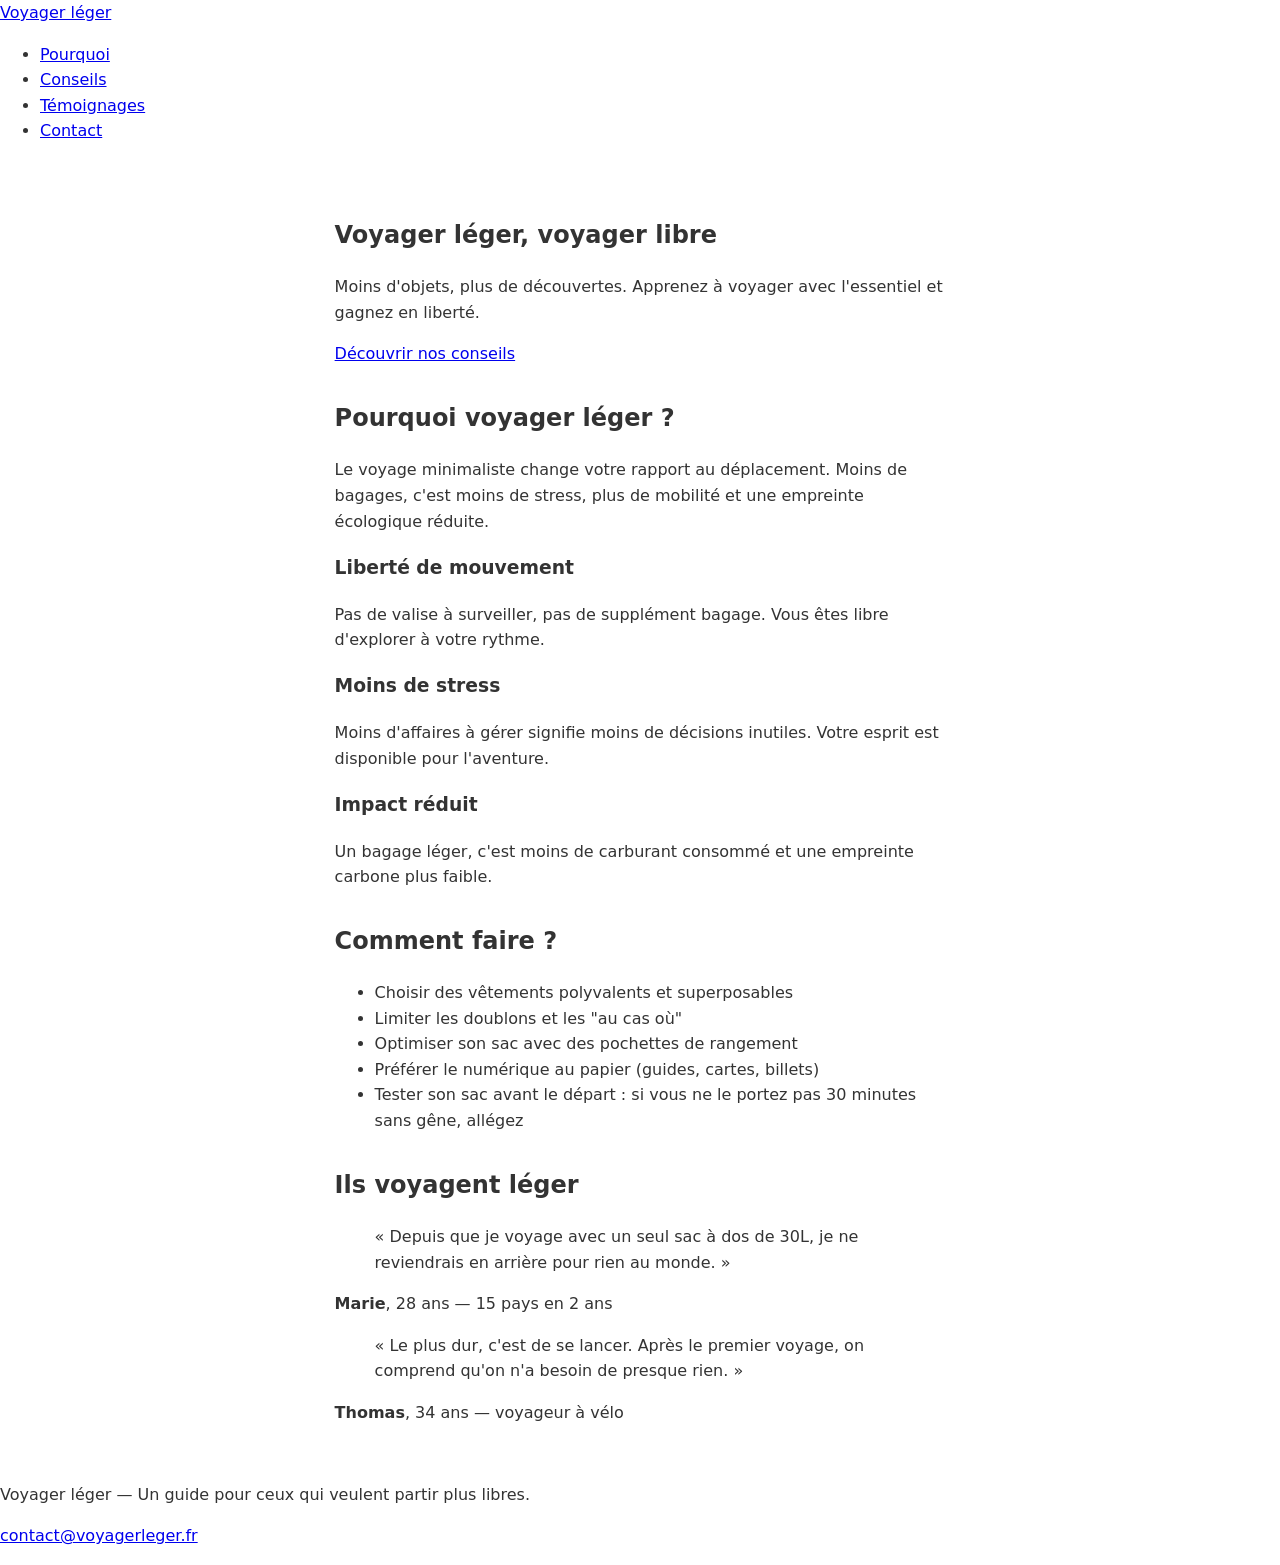
<file: R1.12_TD2/index.html>
<!DOCTYPE html>
<!-- saved from url=(0084)https://moodle2025.uca.fr/pluginfile.php/684872/mod_resource/content/1/TD2_HTML.html -->
<html lang="fr"><head><meta http-equiv="Content-Type" content="text/html; charset=UTF-8">
  
  <meta name="viewport" content="width=device-width, initial-scale=1.0">
  <title>Voyager léger — Guide du voyage minimaliste</title>
  <link rel="stylesheet" href="style.css">
</head>
<body>

  <header>
    <nav>
      <a href="https://moodle2025.uca.fr/pluginfile.php/684872/mod_resource/content/1/TD2_HTML.html#" class="logo">Voyager léger</a>
      <ul>
        <li><a href="https://moodle2025.uca.fr/pluginfile.php/684872/mod_resource/content/1/TD2_HTML.html#pourquoi">Pourquoi</a></li>
        <li><a href="https://moodle2025.uca.fr/pluginfile.php/684872/mod_resource/content/1/TD2_HTML.html#conseils">Conseils</a></li>
        <li><a href="https://moodle2025.uca.fr/pluginfile.php/684872/mod_resource/content/1/TD2_HTML.html#temoignages">Témoignages</a></li>
        <li><a href="https://moodle2025.uca.fr/pluginfile.php/684872/mod_resource/content/1/TD2_HTML.html#contact">Contact</a></li>
      </ul>
    </nav>
  </header>

  <main>

    <section class="hero">
      <h1>Voyager léger, voyager libre</h1>
      <p>Moins d'objets, plus de découvertes. Apprenez à voyager avec l'essentiel et gagnez en liberté.</p>
      <a href="https://moodle2025.uca.fr/pluginfile.php/684872/mod_resource/content/1/TD2_HTML.html#conseils">Découvrir nos conseils</a>
    </section>

    <section id="pourquoi">
      <h2>Pourquoi voyager léger ?</h2>
      <p>Le voyage minimaliste change votre rapport au déplacement. Moins de bagages, c'est moins de stress, plus de mobilité et une empreinte écologique réduite.</p>

      <article>
        <h3>Liberté de mouvement</h3>
        <p>Pas de valise à surveiller, pas de supplément bagage. Vous êtes libre d'explorer à votre rythme.</p>
      </article>

      <article>
        <h3>Moins de stress</h3>
        <p>Moins d'affaires à gérer signifie moins de décisions inutiles. Votre esprit est disponible pour l'aventure.</p>
      </article>

      <article>
        <h3>Impact réduit</h3>
        <p>Un bagage léger, c'est moins de carburant consommé et une empreinte carbone plus faible.</p>
      </article>
    </section>

    <section id="conseils">
      <h2>Comment faire ?</h2>
      <ul>
        <li>Choisir des vêtements polyvalents et superposables</li>
        <li>Limiter les doublons et les "au cas où"</li>
        <li>Optimiser son sac avec des pochettes de rangement</li>
        <li>Préférer le numérique au papier (guides, cartes, billets)</li>
        <li>Tester son sac avant le départ : si vous ne le portez pas 30 minutes sans gêne, allégez</li>
      </ul>
    </section>

    <section id="temoignages">
      <h2>Ils voyagent léger</h2>

      <article>
        <blockquote>
          <p>« Depuis que je voyage avec un seul sac à dos de 30L, je ne reviendrais en arrière pour rien au monde. »</p>
        </blockquote>
        <p><strong>Marie</strong>, 28 ans — 15 pays en 2 ans</p>
      </article>

      <article>
        <blockquote>
          <p>« Le plus dur, c'est de se lancer. Après le premier voyage, on comprend qu'on n'a besoin de presque rien. »</p>
        </blockquote>
        <p><strong>Thomas</strong>, 34 ans — voyageur à vélo</p>
      </article>
    </section>

  </main>

  <footer id="contact">
    <p>Voyager léger — Un guide pour ceux qui veulent partir plus libres.</p>
    <p><a href="mailto:contact@voyagerleger.fr">contact@voyagerleger.fr</a></p>
  </footer>



</body></html>
</file>
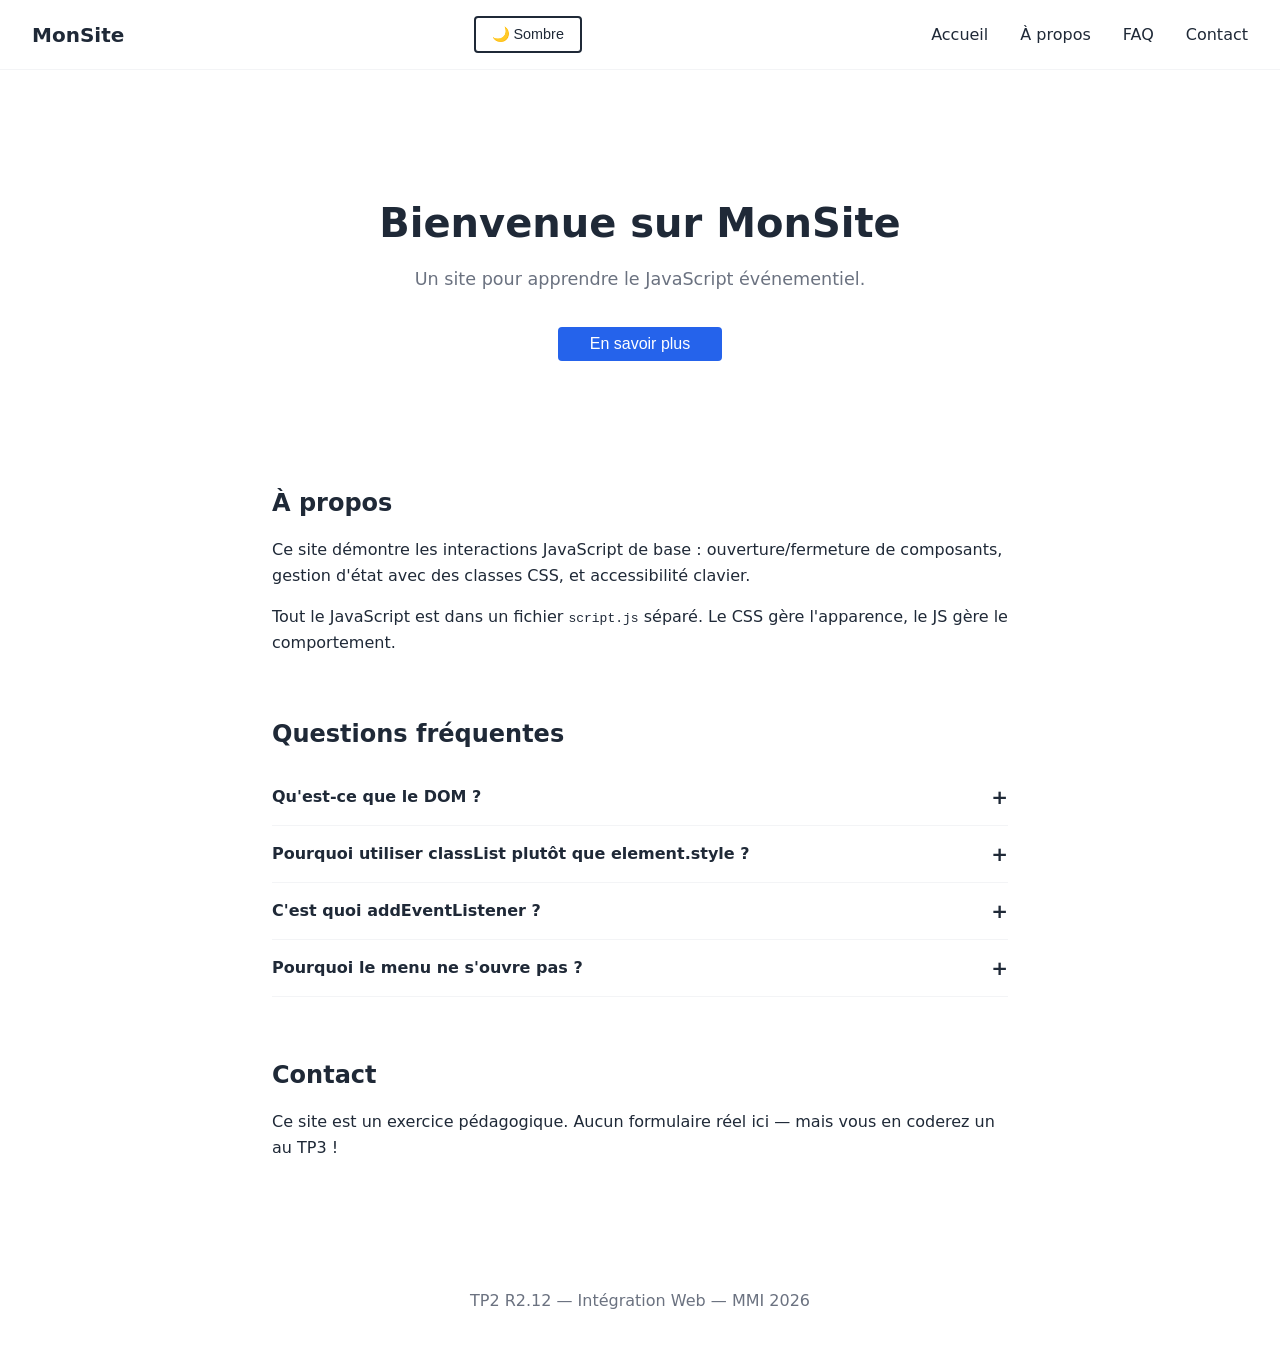
<file: R1.12_TP2_MARZIO_Lila/index.html>
<!DOCTYPE html>
<html lang="fr">
<head>
  <meta charset="UTF-8">
  <meta name="viewport" content="width=device-width, initial-scale=1.0">
  <title>TP2 — JavaScript événementiel</title>
 <link rel="stylesheet" href="style.css">
</head>
<body>

  <!-- ================================
       HEADER + NAVIGATION
       ================================ -->
  <header>
    <a href="#" class="logo">MonSite</a>
    <div class="header-right">
      <button id="theme-toggle">🌙 Sombre</button>
      <button class="menu-btn" aria-expanded="false">☰</button>
    </div>
    <nav class="menu">
      <ul>
        <li><a href="#accueil">Accueil</a></li>
        <li><a href="#apropos">À propos</a></li>
        <li><a href="#faq">FAQ</a></li>
        <li><a href="#contact">Contact</a></li>
      </ul>
    </nav>
  </header>

  <main>

    <!-- ================================
         HERO + BOUTON MODALE
         ================================ -->
    <section id="accueil" class="hero">
      <h1>Bienvenue sur MonSite</h1>
      <p>Un site pour apprendre le JavaScript événementiel.</p>
      <button class="modal-open">En savoir plus</button>
    </section>

    <!-- ================================
         MODALE
         ================================ -->
    <div class="modal" aria-hidden="true">
      <div class="modal-content">
        <button class="modal-close">✕</button>
        <h2>À propos de ce site</h2>
        <p>Ce site est un exercice du TP2 R2.12. Il sert de support pour apprendre à manipuler le DOM avec JavaScript.</p>
        <p>Vous allez coder le menu burger, cette modale, et l'accordéon FAQ en JavaScript pur.</p>
      </div>
    </div>

    <!-- ================================
         SECTION À PROPOS
         ================================ -->
    <section id="apropos">
      <h2>À propos</h2>
      <p>Ce site démontre les interactions JavaScript de base : ouverture/fermeture de composants, gestion d'état avec des classes CSS, et accessibilité clavier.</p>
      <p>Tout le JavaScript est dans un fichier <code>script.js</code> séparé. Le CSS gère l'apparence, le JS gère le comportement.</p>
    </section>

    <!-- ================================
         ACCORDÉON FAQ
         ================================ -->
    <section id="faq">
      <h2>Questions fréquentes</h2>

      <div class="faq-item">
        <button class="faq-question">Qu'est-ce que le DOM ?</button>
        <div class="faq-answer">
          <p>Le DOM (Document Object Model) est la représentation de la page Web en mémoire. JavaScript peut le lire et le modifier pour créer des interactions.</p>
        </div>
      </div>

      <div class="faq-item">
        <button class="faq-question">Pourquoi utiliser classList plutôt que element.style ?</button>
        <div class="faq-answer">
          <p>Parce que le JavaScript gère le comportement et le CSS gère l'apparence. En utilisant classList, on garde chaque responsabilité à sa place.</p>
        </div>
      </div>

      <div class="faq-item">
        <button class="faq-question">C'est quoi addEventListener ?</button>
        <div class="faq-answer">
          <p>C'est la méthode qui permet de dire au navigateur : "quand tel événement arrive sur cet élément, exécute ce code". C'est le cœur du JavaScript événementiel.</p>
        </div>
      </div>

      <div class="faq-item">
        <button class="faq-question">Pourquoi le menu ne s'ouvre pas ?</button>
        <div class="faq-answer">
          <p>Probablement parce que le fichier script.js n'est pas encore lié, ou parce que le JavaScript n'est pas encore écrit. C'est votre mission !</p>
        </div>
      </div>
    </section>

    <!-- ================================
         CONTACT
         ================================ -->
    <section id="contact">
      <h2>Contact</h2>
      <p>Ce site est un exercice pédagogique. Aucun formulaire réel ici — mais vous en coderez un au TP3 !</p>
    </section>

  </main>

  <footer>
    <p style="text-align: center; padding: 1rem; color: var(--color-text-light);">TP2 R2.12 — Intégration Web — MMI 2026</p>
  </footer>

<script src="script.js"></script>

</body>
</html>
</file>
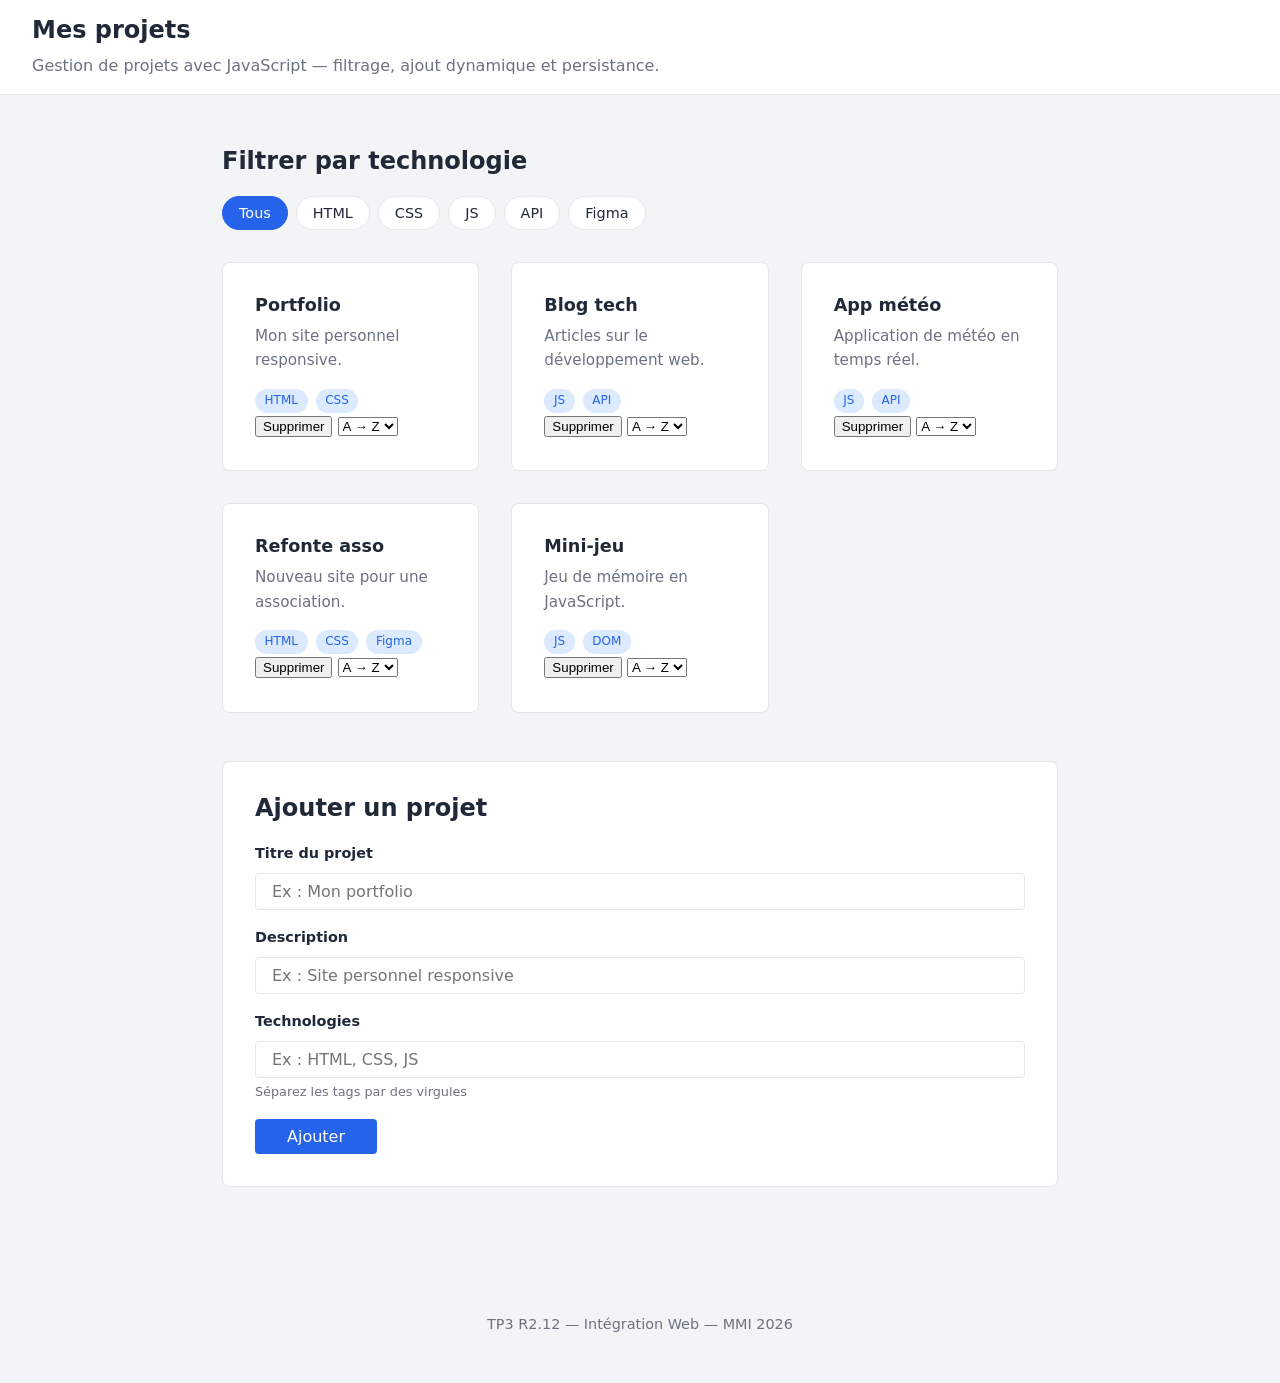
<file: TP3_MARZIO_Lila/index.html>
<!DOCTYPE html>
<html lang="fr">
<head>
  <meta charset="UTF-8">
  <meta name="viewport" content="width=device-width, initial-scale=1.0">
  <title>TP3 — JavaScript + données</title>
  <style>
    /* ================================
       VARIABLES
       ================================ */
    :root {
      --color-primary: #2563eb;
      --color-primary-light: #dbeafe;
      --color-text: #1f2937;
      --color-text-light: #6b7280;
      --color-bg: #ffffff;
      --color-bg-alt: #f3f4f6;
      --color-border: #e5e7eb;
      --color-error: #dc2626;
      --color-success: #059669;
      --font-base: system-ui, -apple-system, sans-serif;
      --space-sm: 0.5rem;
      --space-md: 1rem;
      --space-lg: 2rem;
      --space-xl: 3rem;
      --radius: 0.5rem;
    }

    /* ================================
       BASE
       ================================ */
    *, *::before, *::after {
      box-sizing: border-box;
    }

    body {
      font-family: var(--font-base);
      line-height: 1.6;
      color: var(--color-text);
      background-color: var(--color-bg-alt);
      margin: 0;
    }

    h1, h2, h3 { line-height: 1.2; }

    /* ================================
       LAYOUT
       ================================ */
    header {
      background: var(--color-bg);
      border-bottom: 1px solid var(--color-border);
      padding: var(--space-md) var(--space-lg);
    }

    header h1 {
      margin: 0;
      font-size: 1.5rem;
    }

    header p {
      margin: var(--space-sm) 0 0;
      color: var(--color-text-light);
    }

    main {
      max-width: 900px;
      margin: 0 auto;
      padding: var(--space-lg);
    }

    section {
      margin-bottom: var(--space-xl);
    }

    /* ================================
       FILTRES
       ================================ */
    .filtres {
      display: flex;
      flex-wrap: wrap;
      gap: var(--space-sm);
      margin-bottom: var(--space-lg);
    }

    .filtre {
      background: var(--color-bg);
      border: 1px solid var(--color-border);
      border-radius: 2rem;
      padding: var(--space-sm) var(--space-md);
      font-size: 0.9rem;
      cursor: pointer;
      color: var(--color-text);
      font-family: var(--font-base);
      transition: background-color 0.2s, border-color 0.2s;
    }

    .filtre:hover {
      border-color: var(--color-primary);
    }

    .filtre.active {
      background-color: var(--color-primary);
      color: white;
      border-color: var(--color-primary);
    }

    /* ================================
       GRILLE DE PROJETS
       ================================ */
    #projets-liste {
      display: grid;
      grid-template-columns: repeat(auto-fit, minmax(250px, 1fr));
      gap: var(--space-lg);
      min-height: 100px;
    }

    /* Style des cartes (générées en JS) */
    .carte {
      background: var(--color-bg);
      border: 1px solid var(--color-border);
      border-radius: var(--radius);
      padding: var(--space-lg);
      transition: transform 0.2s, box-shadow 0.2s;
    }

    .carte:hover {
      transform: translateY(-2px);
      box-shadow: 0 4px 12px rgba(0, 0, 0, 0.08);
    }

    .carte h3 {
      margin: 0 0 var(--space-sm);
      font-size: 1.1rem;
    }

    .carte p {
      margin: 0 0 var(--space-md);
      color: var(--color-text-light);
      font-size: 0.95rem;
    }

    .tags {
      display: flex;
      flex-wrap: wrap;
      gap: var(--space-sm);
    }

    .tag {
      display: inline-block;
      font-size: 0.75rem;
      background: var(--color-primary-light);
      color: var(--color-primary);
      padding: 0.15rem 0.6rem;
      border-radius: 1rem;
      font-weight: 500;
    }

    /* ================================
       MESSAGES D'ÉTAT
       ================================ */
    .loading {
      text-align: center;
      color: var(--color-text-light);
      padding: var(--space-xl);
      grid-column: 1 / -1;
    }

    .error {
      text-align: center;
      color: var(--color-error);
      padding: var(--space-xl);
      grid-column: 1 / -1;
    }

    .vide {
      text-align: center;
      color: var(--color-text-light);
      padding: var(--space-xl);
      grid-column: 1 / -1;
    }

    /* ================================
       FORMULAIRE D'AJOUT
       ================================ */
    #form-ajout {
      background: var(--color-bg);
      border: 1px solid var(--color-border);
      border-radius: var(--radius);
      padding: var(--space-lg);
    }

    #form-ajout h2 {
      margin-top: 0;
    }

    .form-group {
      margin-bottom: var(--space-md);
    }

    .form-group label {
      display: block;
      font-weight: 600;
      margin-bottom: var(--space-sm);
      font-size: 0.9rem;
    }

    .form-group input {
      width: 100%;
      padding: var(--space-sm) var(--space-md);
      border: 1px solid var(--color-border);
      border-radius: 0.25rem;
      font-size: 1rem;
      font-family: var(--font-base);
      color: var(--color-text);
      background: var(--color-bg);
    }

    .form-group input:focus {
      outline: 2px solid var(--color-primary);
      outline-offset: 1px;
      border-color: var(--color-primary);
    }

    .form-group small {
      display: block;
      margin-top: 0.25rem;
      color: var(--color-text-light);
      font-size: 0.8rem;
    }

    #form-ajout button[type="submit"] {
      background-color: var(--color-primary);
      color: white;
      border: none;
      padding: var(--space-sm) var(--space-lg);
      border-radius: 0.25rem;
      font-size: 1rem;
      cursor: pointer;
      font-family: var(--font-base);
    }

    #form-ajout button[type="submit"]:hover {
      opacity: 0.9;
    }

    /* ================================
       COMPTEUR
       ================================ */
    .compteur {
      text-align: right;
      color: var(--color-text-light);
      font-size: 0.9rem;
      margin-bottom: var(--space-sm);
    }

    /* ================================
       FOOTER
       ================================ */
    footer {
      text-align: center;
      padding: var(--space-lg);
      color: var(--color-text-light);
      font-size: 0.9rem;
    }

    /* ================================
       FOCUS VISIBLE
       ================================ */
    :focus-visible {
      outline: 2px solid var(--color-primary);
      outline-offset: 2px;
    }

    /* ================================
       RESPONSIVE
       ================================ */
    @media (max-width: 600px) {
      main {
        padding: var(--space-md);
      }

      #projets-liste {
        grid-template-columns: 1fr;
      }
    }
  </style>
</head>
<body>

  <!-- ================================
       HEADER
       ================================ -->
  <header>
    <h1>Mes projets</h1>
    <p>Gestion de projets avec JavaScript — filtrage, ajout dynamique et persistance.</p>
  </header>

  <main>

    <!-- ================================
         FILTRES
         ================================ -->
    <section>
      <h2>Filtrer par technologie</h2>
      <div class="filtres">
        <button class="filtre active" data-tag="tous">Tous</button>
        <button class="filtre" data-tag="HTML">HTML</button>
        <button class="filtre" data-tag="CSS">CSS</button>
        <button class="filtre" data-tag="JS">JS</button>
        <button class="filtre" data-tag="API">API</button>
        <button class="filtre" data-tag="Figma">Figma</button>
      </div>

      <!-- Compteur de résultats -->
      <p class="compteur" aria-live="polite"></p>

      <!-- Conteneur des cartes (généré en JS) -->
      <div id="projets-liste">
        <p class="vide">Chargement des projets...</p>
      </div>
    </section>

    <!-- ================================
         FORMULAIRE D'AJOUT
         ================================ -->
    <section>
      <form id="form-ajout">
        <h2>Ajouter un projet</h2>

        <div class="form-group">
          <label for="input-titre">Titre du projet</label>
          <input type="text" id="input-titre" placeholder="Ex : Mon portfolio" required>
        </div>

        <div class="form-group">
          <label for="input-desc">Description</label>
          <input type="text" id="input-desc" placeholder="Ex : Site personnel responsive" required>
        </div>

        <div class="form-group">
          <label for="input-tags">Technologies</label>
          <input type="text" id="input-tags" placeholder="Ex : HTML, CSS, JS">
          <small>Séparez les tags par des virgules</small>
        </div>

        <button type="submit">Ajouter</button>
      </form>
    </section>

  </main>

  <footer>
    <p>TP3 R2.12 — Intégration Web — MMI 2026</p>
  </footer>

  <script src="script.js"></script>

</body>
</html>
</file>
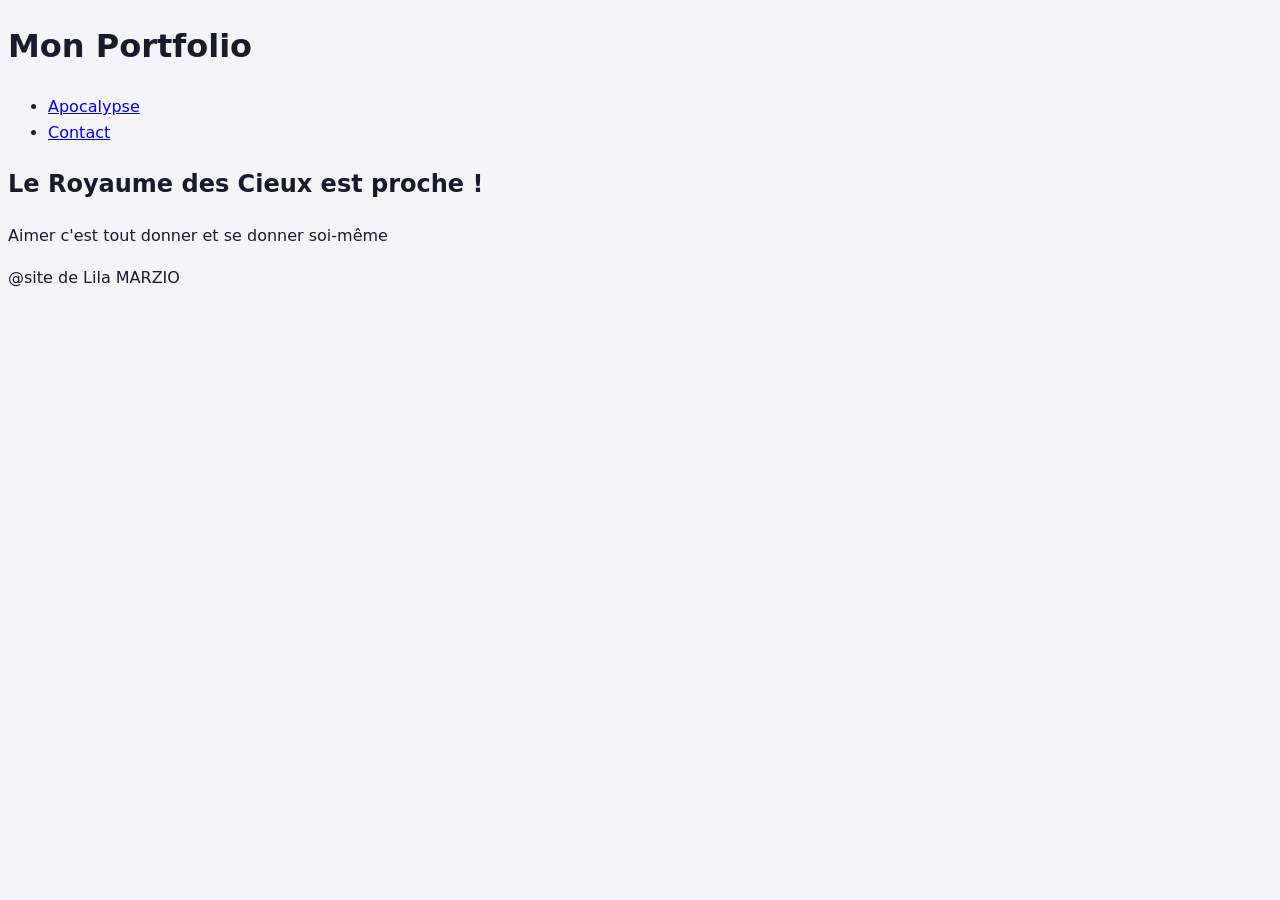
<file: TP5_MARZIO_Lila/index.html>
<!DOCTYPE html>
<html lang="fr">
<head>
  <meta charset="UTF-8">
  <meta name="viewport" content="width=device-width, initial-scale=1.0">
  <title>Mon projet</title>
  <link rel="stylesheet" href="style.css">
</head>

<body>
  <header>
    <h1>Mon Portfolio</h1>
    <nav>
      <ul>
        <li><a href="#apocalypse">Apocalypse</a></li>
        <li><a href="#contact">Contact</a></li>
      </ul>
    </nav>
  </header>
  <main>
    <section id="...">
      <h2>Le Royaume des Cieux est proche !</h2>
      <p>Aimer c'est tout donner et se donner soi-même</p>
    </section>
  </main>
  <footer>@site de Lila MARZIO</footer>
  <script src="script.js"></script>
</body>
</html>
</file>
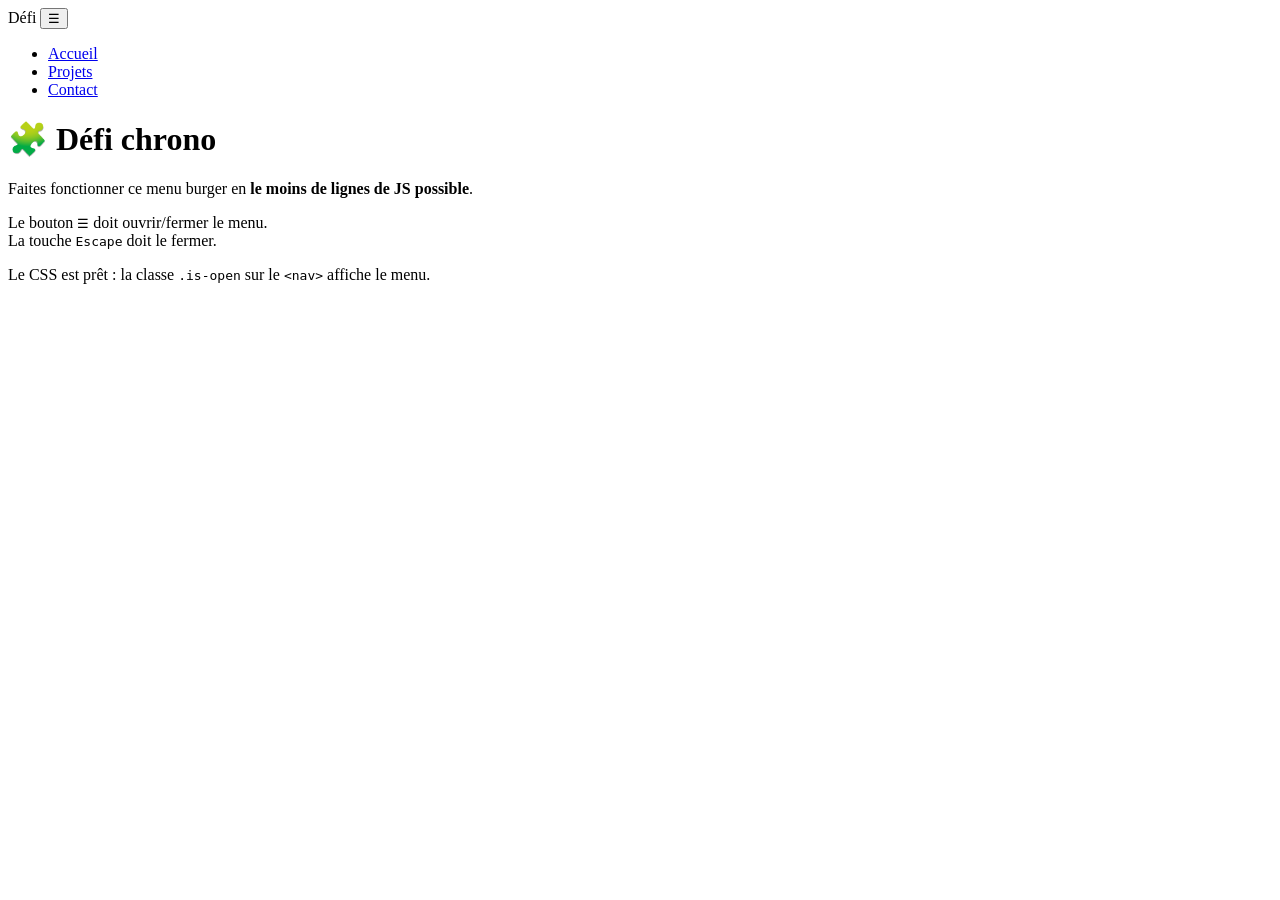
<file: R1.12_TP2_MARZIO_Lila/défi chrono/index.html>
<!DOCTYPE html>
<html lang="fr">
<head>
  <meta charset="UTF-8">
  <meta name="viewport" content="width=device-width, initial-scale=1.0">
  <title>🧩 Défi chrono — Menu burger</title>
  
</head>
<body>

  <header>
    <span class="logo">Défi</span>
    <button class="menu-btn">☰</button>
  </header>

  <nav>
    <ul>
      <li><a href="#">Accueil</a></li>
      <li><a href="#">Projets</a></li>
      <li><a href="#">Contact</a></li>
    </ul>
  </nav>

  <main>
    <div class="consigne">
      <h1>🧩 Défi chrono</h1>
      <p>Faites fonctionner ce menu burger en <strong>le moins de lignes de JS possible</strong>.</p>
      <p>Le bouton <code>☰</code> doit ouvrir/fermer le menu.<br>La touche <code>Escape</code> doit le fermer.</p>
      <p>Le CSS est prêt : la classe <code>.is-open</code> sur le <code>&lt;nav&gt;</code> affiche le menu.</p>
    </div>
  </main>

  <!-- Écrivez votre JS ici 👇 -->
  <script>
const bouton = document.querySelector('.menu-btn');
const menu = document.querySelector('.nav');
bouton.addEventListener('click', () => { nav.classList.toggle('is-open');
});

document.addEventListener('keydown', (event) => {
  if (event.key === 'Escape' && nav.classList.contains('is-open')) {
    menu.classList.remove('is-open');
    bouton.focus(); // remettre le focus sur le bouton (repère)
  }
});

  </script>

</body>
</html>
</file>
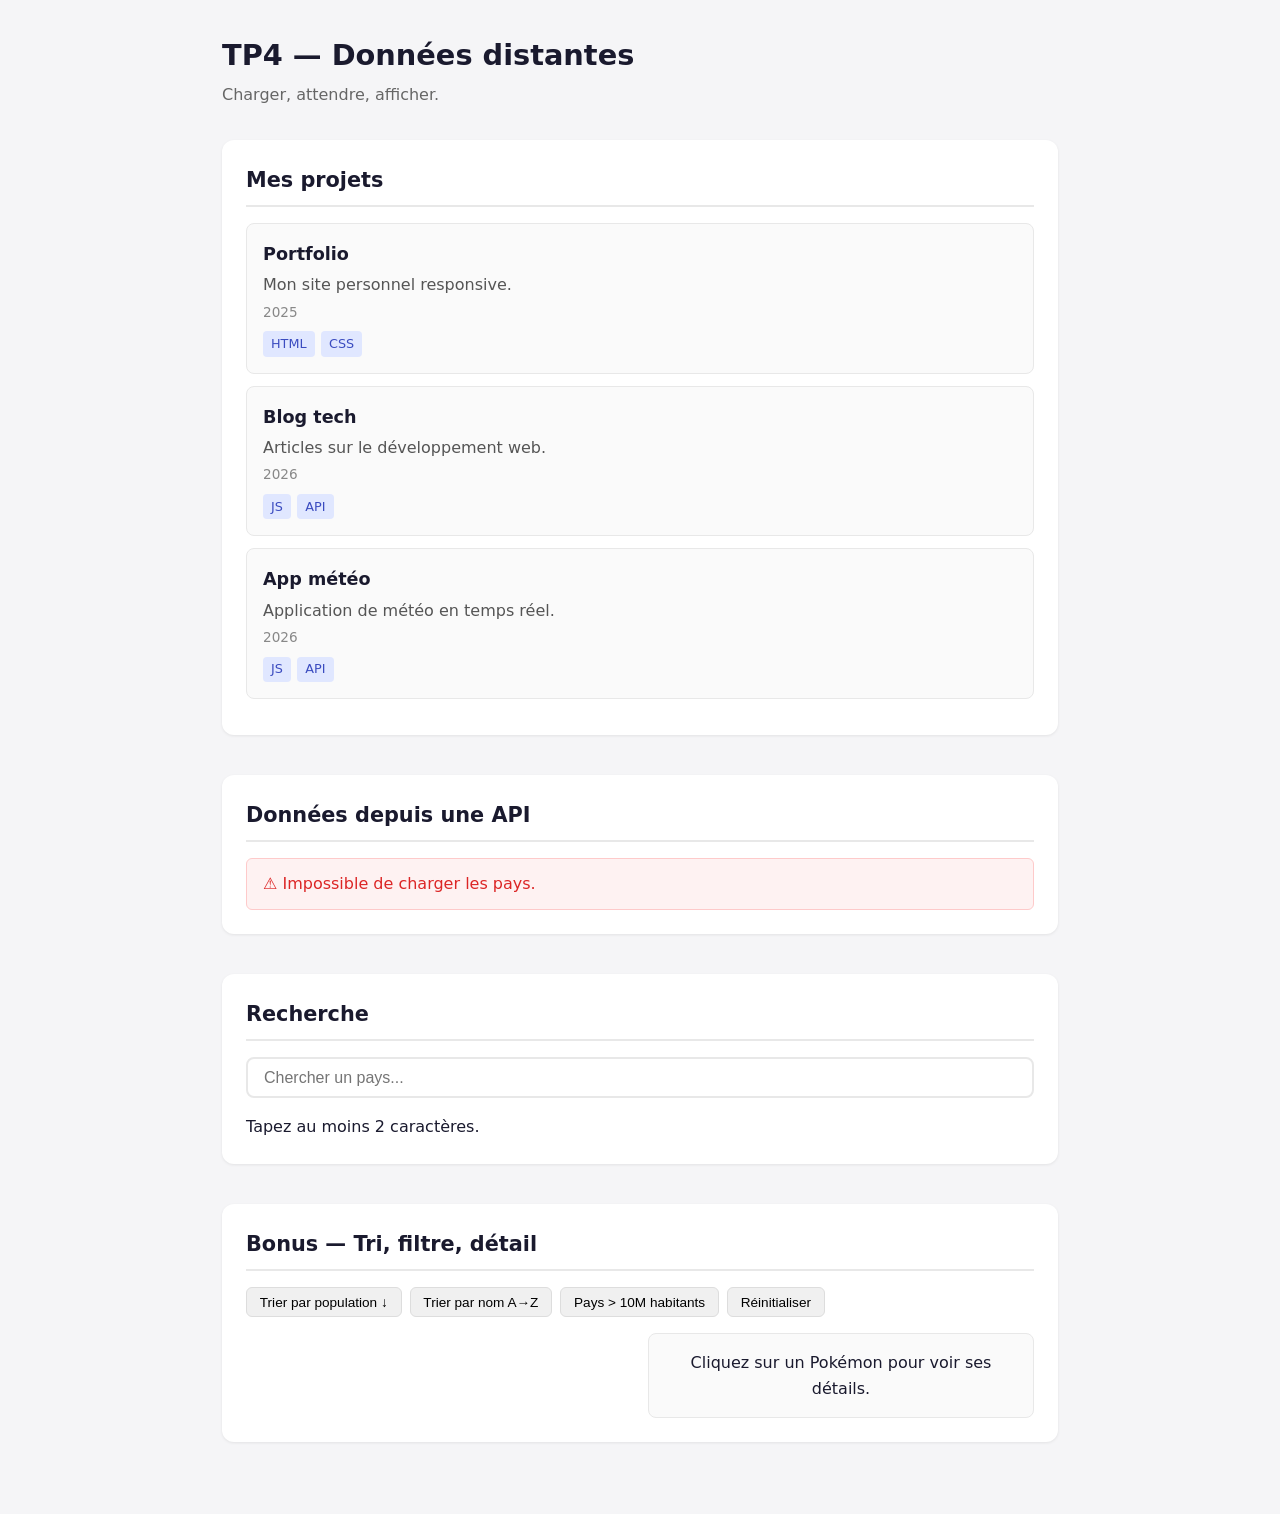
<file: TP4_MARZIO_Lila/TP4/index.html>
<!DOCTYPE html>
<html lang="fr">
<head>
  <meta charset="UTF-8">
  <meta name="viewport" content="width=device-width, initial-scale=1.0">
  <title>TP4 — Fetch & API</title>
  <link rel="stylesheet" href="style.css">
</head>
<body>

  <header>
    <h1>TP4 — Données distantes</h1>
    <p>Charger, attendre, afficher.</p>
  </header>

  <main>

    <!-- ============================================
         TEMPS 1 — JSON local
         Exercices 1.1 à 1.3
         ============================================ -->
    <section id="section-projets">
      <h2>Mes projets</h2>
      <div id="projets-liste" aria-live="polite">
        <p>Les projets s'afficheront ici.</p>
      </div>
    </section>

    <!-- ============================================
         TEMPS 2 — API distante
         Exercices 2.1 à 2.3
         ============================================ -->
    <section id="section-api">
      <h2>Données depuis une API</h2>
      <div id="api-liste" aria-live="polite">
        <p>Les données de l'API s'afficheront ici.</p>
      </div>
    </section>

    <!-- ============================================
         TEMPS 3 — Recherche + API
         Exercices 3.1 et 3.2
         ============================================ -->
    <section id="section-recherche">
      <h2>Recherche</h2>
      <input type="search" id="recherche" placeholder="Chercher un pays...">
      <div id="recherche-resultats" aria-live="polite">
        <p>Tapez au moins 2 caractères.</p>
      </div>
    </section>

    <!-- ============================================
         TEMPS 4 — Aller plus loin (bonus)
         Exercices 4.1 à 4.3
         ============================================ -->
    <section id="section-bonus">
      <h2>Bonus — Tri, filtre, détail</h2>

      <!-- 4.1 — Contrôles de tri/filtre -->
      <div id="controles">
        <button id="tri-pop">Trier par population ↓</button>
        <button id="tri-nom">Trier par nom A→Z</button>
        <button id="filtre-grand">Pays > 10M habitants</button>
        <button id="reinitialiser">Réinitialiser</button>
      </div>

      <!-- 4.2 — Liste + Détail Pokémon -->
      <div id="pokemon">
        <div id="liste-pokemon"></div>
        <div id="detail-pokemon">
          <p>Cliquez sur un Pokémon pour voir ses détails.</p>
        </div>
      </div>
    </section>

  </main>

  <script src="script.js"></script>
  <script src="data.json"></script>                  
</body>
</html>
</file>
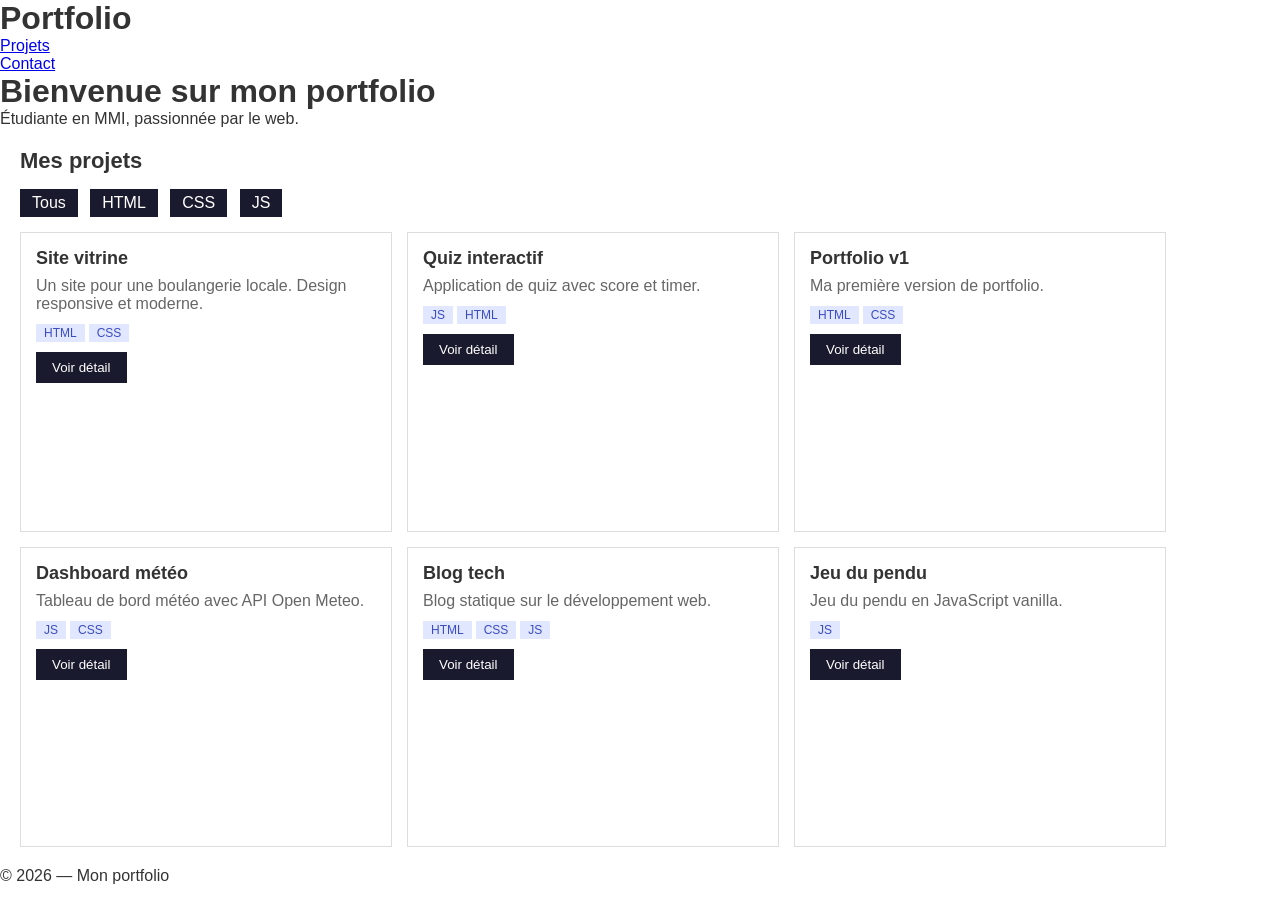
<file: TP5_MARZIO_Lila/page-cassee-corrigee.html>
<!DOCTYPE html>
<html>
<head>
  <meta charset="UTF-8">
  <title>Mon super site</title>
  <style>

    * { margin: 0; padding: 0; box-sizing: border-box; }

    body {
      font-family: Arial;
      color: #333;
    }

    .header {
      background: #1a1a2e;
      color: white;
      padding: 15px 20px;
      display: flex;
      justify-content: space-between;
      align-items: center;
    }

    .header .titre {
      font-size: 24px;
      font-weight: bold;
    }

    .header .nav ul {
      display: flex;
      list-style: none;
      gap: 20px;
    }

    .header .nav ul li a {
      color: white;
      text-decoration: none;
    }

    #main .content div.intro {
      padding: 40px 20px;
      text-align: center;
      background: #e8e8e8;
    }

    /* sélecteur trop spécifique */
    #main .content div.intro div.intro-titre {
      font-size: 32px;
      font-weight: bold;
      margin-bottom: 10px;
    }

    .projets-section {
      padding: 20px;
    }

    .projets-section .section-titre {
      font-size: 22px;
      font-weight: bold;
      margin-bottom: 15px;
    }

    .filtres-container {
      margin-bottom: 15px;
    }

    .filtres-container span {
      display: inline-block;
      padding: 5px 12px;
      margin-right: 8px;
      background: #1a1a2e ;
      cursor: pointer;
      color: white ; 
    }

    .grille-projets {
      display: flex;
      flex-wrap: wrap;
      gap: 15px;
    }

    .grille-projets .carte-projet {
      width: 30%;
      height: 300px;
      border: 1px solid #ddd;
      padding: 15px;
      background: white;
    }

    .grille-projets .carte-projet .carte-titre {
      font-size: 18px;
      font-weight: bold;
      margin-bottom: 8px;
    }

    .grille-projets .carte-projet .carte-description {
      color: #666;
      margin-bottom: 10px;
    }

    .grille-projets .carte-projet .carte-tags span {
      display: inline-block;
      padding: 2px 8px;
      background: #e0e7ff;
      color: #3b4cc0;
      font-size: 12px;
      margin-right: 4px;
    }

    .grille-projets .carte-projet .carte-bouton {
      display: inline-block;
      margin-top: 10px;
      padding: 8px 16px;
      background: #1a1a2e;
      color: white;
      border: none;
      cursor: pointer;
    }

    .modale-overlay {
      display: none;
      position: fixed;
      top: 0; left: 0; right: 0; bottom: 0;
      background: rgba(0,0,0,0.6);
      z-index: 100;
    }

    .modale-overlay .modale-contenu {
      position: absolute;
      top: 50%; left: 50%;
      transform: translate(-50%, -50%);
      background: white;
      padding: 30px;
      width: 500px;
      max-height: 80vh;
      overflow-y: auto;
    }

    .modale-overlay .modale-contenu .modale-fermer {
      position: absolute;
      top: 10px; right: 15px;
      font-size: 24px;
      cursor: pointer;
      background: none;
      border: none;
    }

    .footer {
      background: #1a1a2e;
      color: white;
      text-align: center;
      padding: 20px;
      margin-top: 40px;
    }
  </style>
</head>
<body>

<header>
    <h1>Portfolio</h1>
    <nav>  
      <ul>
        <li><a href="#projets">Projets</a></li>
        <li><a href="#contact">Contact</a></li>
      </ul>
    </nav>
</header>
    
<main>
    <h1>Bienvenue sur mon portfolio</h1>
    <div class="intro-description">Étudiante en MMI, passionnée par le web.</div>
</main>

      <div class="projets-section" id="projets">
      <div class="section-titre">Mes projets</div>

        <div class="filtres-container">
          <span class="filtre actif" onclick="filtrer('tous')">Tous</span>
          <span class="filtre" onclick="filtrer('HTML')">HTML</span>
          <span class="filtre" onclick="filtrer('CSS')">CSS</span>
          <span class="filtre" onclick="filtrer('JS')">JS</span>
        </div>

        <div class="grille-projets" id="grille">
          <!-- Rempli par JS -->
        </div>
      </div>

    </div>
  </div>

  <!-- Modale -->
  <div class="modale-overlay" id="modale">
    <div class="modale-contenu">
      <span class="modale-fermer" onclick="fermerModale()">×</span>
      <div id="modale-body"></div>
    </div>
  </div>

  <footer>
    <div>© 2026 — Mon portfolio</div>
  </footer>

  <script>
    // ============================
    // PROBLÈMES JS À TROUVER :
    // - onclick inline (pas addEventListener)
    // - getElementById au lieu de querySelector
    // - element.style au lieu de classList
    // - pas de gestion clavier (Escape, Tab)
    // - pas d'attributs aria
    // - données et affichage mélangés
    // ============================

    var projets = [
      { id: 1, titre: "Site vitrine", description: "Un site pour une boulangerie locale. Design responsive et moderne.", tags: ["HTML", "CSS"] },
      { id: 2, titre: "Quiz interactif", description: "Application de quiz avec score et timer.", tags: ["JS", "HTML"] },
      { id: 3, titre: "Portfolio v1", description: "Ma première version de portfolio.", tags: ["HTML", "CSS"] },
      { id: 4, titre: "Dashboard météo", description: "Tableau de bord météo avec API Open Meteo.", tags: ["JS", "CSS"] },
      { id: 5, titre: "Blog tech", description: "Blog statique sur le développement web.", tags: ["HTML", "CSS", "JS"] },
      { id: 6, titre: "Jeu du pendu", description: "Jeu du pendu en JavaScript vanilla.", tags: ["JS"] }
    ];

    function afficherProjets(liste) {
      var grille = document.getElementById('grille');  // pas de querySelector
      grille.innerHTML = '';
      for (var i = 0; i < liste.length; i++) {
        var p = liste[i];
        var carte = document.createElement('div');
        carte.className = 'carte-projet';
        carte.innerHTML = '<div class="carte-titre">' + p.titre + '</div>' +
          '<div class="carte-description">' + p.description + '</div>' +
          '<div class="carte-tags">' + p.tags.map(function(t) { return '<span>' + t + '</span>'; }).join('') + '</div>' +
          '<button class="carte-bouton" onclick="ouvrirModale(' + p.id + ')">Voir détail</button>';
        grille.appendChild(carte);
      }
    }

    function filtrer(tag) {
      // Gestion visuelle des filtres actifs
      var filtres = document.querySelectorAll('.filtre');
      for (var i = 0; i < filtres.length; i++) {
        filtres[i].style.background = '#ddd';
        filtres[i].style.color = '#333';
      }
      event.target.style.background = '#1a1a2e';
      event.target.style.color = 'white';

      if (tag === 'tous') {
        afficherProjets(projets);
      } else {
        var filtres = projets.filter(function(p) { return p.tags.indexOf(tag) !== -1; });
        afficherProjets(filtres);
      }
    }

    function ouvrirModale(id) {
      var projet = null;
      for (var i = 0; i < projets.length; i++) {
        if (projets[i].id === id) {
          projet = projets[i];
          break;
        }
      }
      if (!projet) return;

      document.getElementById('modale-body').innerHTML =
        '<h2>' + projet.titre + '</h2>' +
        '<p>' + projet.description + '</p>' +
        '<p>Tags : ' + projet.tags.join(', ') + '</p>';

      document.getElementById('modale').style.display = 'block';
    }

    function fermerModale() {
      document.getElementById('modale').style.display = 'none';
    }

    afficherProjets(projets);
  </script>

</body>
</html>
</file>
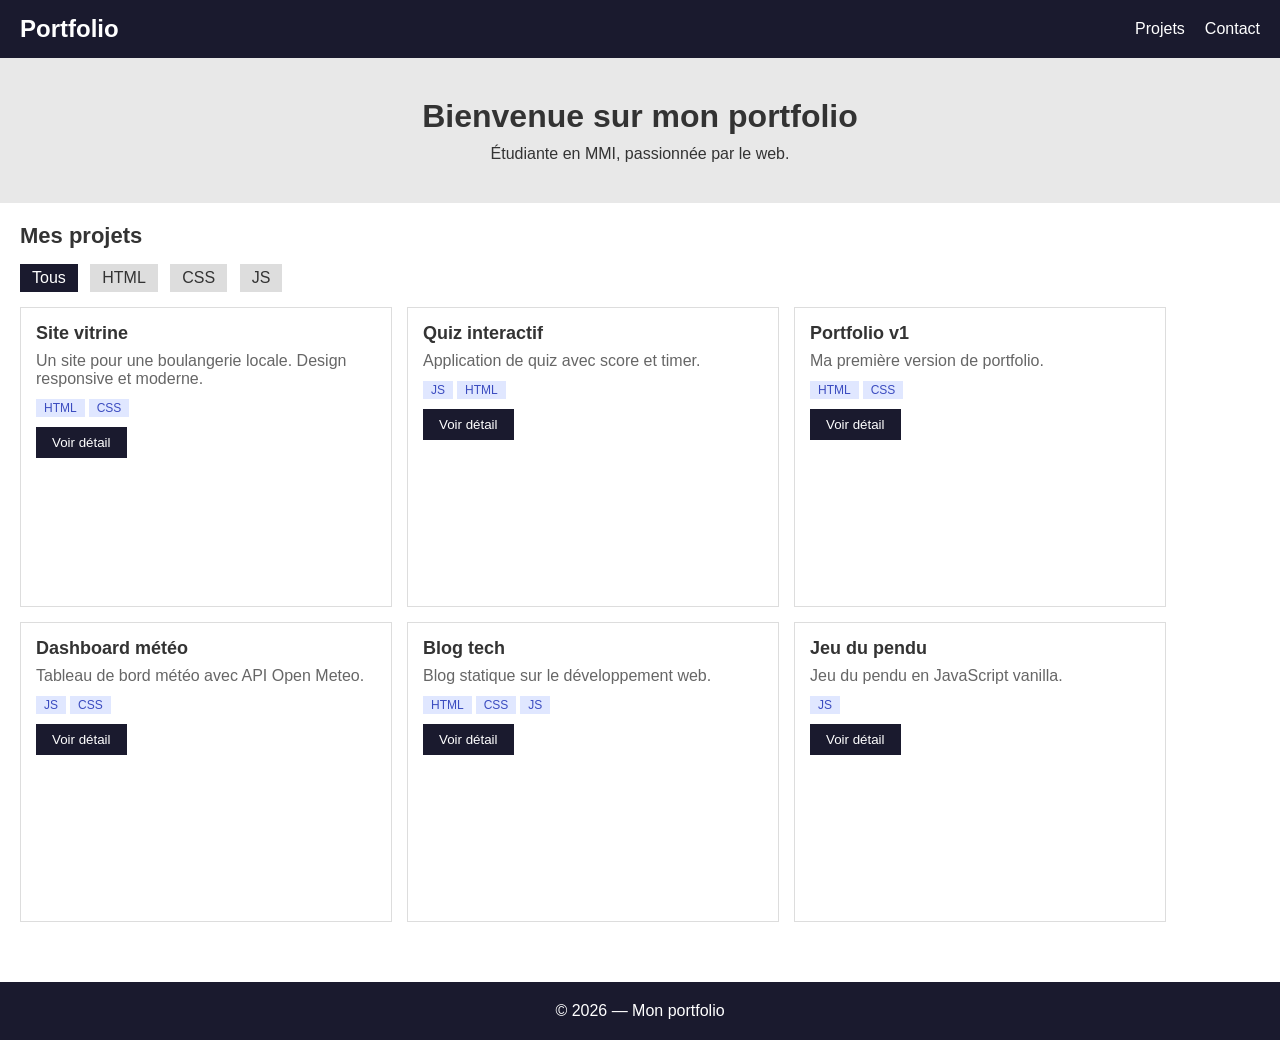
<file: TP5_MARZIO_Lila/page-cassee.html>
<!DOCTYPE html>
<html>
<head>
  <meta charset="UTF-8">
  <title>Mon super site</title>
  <style>
    /* ============================
       PROBLÈMES CSS À TROUVER :
       - styles dans le HTML (pas de fichier externe)
       - !important
       - sélecteurs trop spécifiques
       - hauteurs fixes
       - pas de variables CSS
       - pas de responsive
       - pas de transitions
       ============================ */

    * { margin: 0; padding: 0; box-sizing: border-box; }

    body {
      font-family: Arial;
      color: #333;
    }

    .header {
      background: #1a1a2e;
      color: white;
      padding: 15px 20px;
      display: flex;
      justify-content: space-between;
      align-items: center;
    }

    .header .titre {
      font-size: 24px;
      font-weight: bold;
    }

    .header .nav ul {
      display: flex;
      list-style: none;
      gap: 20px;
    }

    .header .nav ul li a {
      color: white;
      text-decoration: none;
    }

    #main .content div.intro {
      padding: 40px 20px;
      text-align: center;
      background: #e8e8e8;
    }

    /* sélecteur trop spécifique */
    #main .content div.intro div.intro-titre {
      font-size: 32px;
      font-weight: bold;
      margin-bottom: 10px;
    }

    .projets-section {
      padding: 20px;
    }

    .projets-section .section-titre {
      font-size: 22px;
      font-weight: bold;
      margin-bottom: 15px;
    }

    .filtres-container {
      margin-bottom: 15px;
    }

    .filtres-container span {
      display: inline-block;
      padding: 5px 12px;
      margin-right: 8px;
      background: #ddd;
      cursor: pointer;
    }

     /* !important = aveu d'échec */
    .filtres-container span.actif {
      background: #1a1a2e !important;
      color: white !important;
    }

    .grille-projets {
      display: flex;
      flex-wrap: wrap;
      gap: 15px;
    }

    .grille-projets .carte-projet {
      width: 30%;
      height: 300px;
      border: 1px solid #ddd;
      padding: 15px;
      background: white;
    }

    .grille-projets .carte-projet .carte-titre {
      font-size: 18px;
      font-weight: bold;
      margin-bottom: 8px;
    }

    .grille-projets .carte-projet .carte-description {
      color: #666;
      margin-bottom: 10px;
    }

    .grille-projets .carte-projet .carte-tags span {
      display: inline-block;
      padding: 2px 8px;
      background: #e0e7ff;
      color: #3b4cc0;
      font-size: 12px;
      margin-right: 4px;
    }

    .grille-projets .carte-projet .carte-bouton {
      display: inline-block;
      margin-top: 10px;
      padding: 8px 16px;
      background: #1a1a2e;
      color: white;
      border: none;
      cursor: pointer;
    }

    .modale-overlay {
      display: none;
      position: fixed;
      top: 0; left: 0; right: 0; bottom: 0;
      background: rgba(0,0,0,0.6);
      z-index: 100;
    }

    .modale-overlay .modale-contenu {
      position: absolute;
      top: 50%; left: 50%;
      transform: translate(-50%, -50%);
      background: white;
      padding: 30px;
      width: 500px;
      max-height: 80vh;
      overflow-y: auto;
    }

    .modale-overlay .modale-contenu .modale-fermer {
      position: absolute;
      top: 10px; right: 15px;
      font-size: 24px;
      cursor: pointer;
      background: none;
      border: none;
    }

    .footer {
      background: #1a1a2e;
      color: white;
      text-align: center;
      padding: 20px;
      margin-top: 40px;
    }
  </style>
</head>
<body>

  <!-- Pas de balises sémantiques, tout est en div -->
  <div class="header"> <!-- <header> -->
    <div class="titre">Portfolio</div> <!-- <h1> -->
    <div class="nav">  <!-- <nav> -->
      <ul>
        <li><a href="#projets">Projets</a></li>
        <li><a href="#contact">Contact</a></li>
      </ul>
    </div>
  </div>

  <div id="main"> <!-- <main> -->
    <div class="content">

      <div class="intro">
        <div class="intro-titre">Bienvenue sur mon portfolio</div>
        <div class="intro-description">Étudiante en MMI, passionnée par le web.</div>
      </div>

      <div class="projets-section" id="projets">
        <div class="section-titre">Mes projets</div>

        <div class="filtres-container">
          <span class="filtre actif" onclick="filtrer('tous')">Tous</span>
          <span class="filtre" onclick="filtrer('HTML')">HTML</span>
          <span class="filtre" onclick="filtrer('CSS')">CSS</span>
          <span class="filtre" onclick="filtrer('JS')">JS</span>
        </div>

        <div class="grille-projets" id="grille">
          <!-- Rempli par JS -->
        </div>
      </div>

    </div>
  </div>

  <!-- Modale -->
  <div class="modale-overlay" id="modale">
    <div class="modale-contenu">
      <span class="modale-fermer" onclick="fermerModale()">×</span>
      <div id="modale-body"></div>
    </div>
  </div>

  <div class="footer">  <!-- <footer> -->
    <div>© 2026 — Mon portfolio</div>
  </div>

  <script>
    // ============================
    // PROBLÈMES JS À TROUVER :
    // - onclick inline (pas addEventListener)
    // - getElementById au lieu de querySelector
    // - element.style au lieu de classList
    // - pas de gestion clavier (Escape, Tab)
    // - pas d'attributs aria
    // - données et affichage mélangés
    // ============================

    var projets = [
      { id: 1, titre: "Site vitrine", description: "Un site pour une boulangerie locale. Design responsive et moderne.", tags: ["HTML", "CSS"] },
      { id: 2, titre: "Quiz interactif", description: "Application de quiz avec score et timer.", tags: ["JS", "HTML"] },
      { id: 3, titre: "Portfolio v1", description: "Ma première version de portfolio.", tags: ["HTML", "CSS"] },
      { id: 4, titre: "Dashboard météo", description: "Tableau de bord météo avec API Open Meteo.", tags: ["JS", "CSS"] },
      { id: 5, titre: "Blog tech", description: "Blog statique sur le développement web.", tags: ["HTML", "CSS", "JS"] },
      { id: 6, titre: "Jeu du pendu", description: "Jeu du pendu en JavaScript vanilla.", tags: ["JS"] }
    ];

    function afficherProjets(liste) {
      var grille = document.getElementById('grille');  // pas de querySelector
      grille.innerHTML = '';
      for (var i = 0; i < liste.length; i++) {
        var p = liste[i];
        var carte = document.createElement('div');
        carte.className = 'carte-projet';
        carte.innerHTML = '<div class="carte-titre">' + p.titre + '</div>' +
          '<div class="carte-description">' + p.description + '</div>' +
          '<div class="carte-tags">' + p.tags.map(function(t) { return '<span>' + t + '</span>'; }).join('') + '</div>' +
          '<button class="carte-bouton" onclick="ouvrirModale(' + p.id + ')">Voir détail</button>';
        grille.appendChild(carte);
      }
    }

    function filtrer(tag) {
      // Gestion visuelle des filtres actifs
      var filtres = document.querySelectorAll('.filtre');
      for (var i = 0; i < filtres.length; i++) {
        filtres[i].style.background = '#ddd';
        filtres[i].style.color = '#333';
      }
      event.target.style.background = '#1a1a2e';
      event.target.style.color = 'white';

      if (tag === 'tous') {
        afficherProjets(projets);
      } else {
        var filtres = projets.filter(function(p) { return p.tags.indexOf(tag) !== -1; });
        afficherProjets(filtres);
      }
    }

    function ouvrirModale(id) {
      var projet = null;
      for (var i = 0; i < projets.length; i++) {
        if (projets[i].id === id) {
          projet = projets[i];
          break;
        }
      }
      if (!projet) return;

      document.getElementById('modale-body').innerHTML =
        '<h2>' + projet.titre + '</h2>' +
        '<p>' + projet.description + '</p>' +
        '<p>Tags : ' + projet.tags.join(', ') + '</p>';

      document.getElementById('modale').style.display = 'block';
    }

    function fermerModale() {
      document.getElementById('modale').style.display = 'none';
    }

    afficherProjets(projets);
  </script>

</body>
</html>
</file>
<file: R1.12_TD2/style.css>
body {
  font-family: system-ui, sans-serif;
  line-height: 1.6;
  margin: 0;
  color: #333;
}

main {
  max-width: 60ch;
  margin: 0 auto;
  padding: 1.5rem;
}

h1 {
  margin-top: 0;
}

section {
  margin-top: 2rem;
}
</file>
<file: R1.12_TP2_MARZIO_Lila/style.css>
:root {
      --color-primary: #2563eb;
      --color-text: #1f2937;
      --color-text-light: #6b7280;
      --color-bg: #ffffff;
      --color-bg-alt: #f3f4f6;
      --color-overlay: rgba(0, 0, 0, 0.5);
      --font-base: system-ui, -apple-system, sans-serif;
      --space-sm: 0.5rem;
      --space-md: 1rem;
      --space-lg: 2rem;
      --space-xl: 4rem;
    }

    /* ================================
       THÈME SOMBRE (bonus)
       ================================ */
    .dark {
      --color-primary: #60a5fa;
      --color-text: #e5e7eb;
      --color-text-light: #9ca3af;
      --color-bg: #111827;
      --color-bg-alt: #1f2937;
      --color-overlay: rgba(0, 0, 0, 0.7);
    }

    /* ================================
       BASE
       ================================ */
    *, *::before, *::after {
      box-sizing: border-box;
    }

    body {
      font-family: var(--font-base);
      line-height: 1.6;
      color: var(--color-text);
      background-color: var(--color-bg);
      margin: 0;
      transition: background-color 0.3s, color 0.3s;
    }

    h1, h2, h3 { line-height: 1.2; }

    a {
      color: var(--color-primary);
      text-decoration: none;
    }

    a:hover { text-decoration: underline; }

    /* ================================
       HEADER + NAVIGATION
       ================================ */
    header {
      display: flex;
      justify-content: space-between;
      align-items: center;
      padding: var(--space-md) var(--space-lg);
      border-bottom: 1px solid var(--color-bg-alt);
    }

    .logo {
      font-weight: bold;
      font-size: 1.25rem;
      color: var(--color-text);
      text-decoration: none;
    }

    .header-right {
      display: flex;
      align-items: center;
      gap: var(--space-md);
    }

    /* Bouton menu burger */
    .menu-btn {
      display: none;
      background: none;
      border: 2px solid var(--color-text);
      border-radius: 0.25rem;
      color: var(--color-text);
      font-size: 1.25rem;
      padding: var(--space-sm);
      cursor: pointer;
      line-height: 1;
    }

    /* Bouton thème */
    #theme-toggle {
      background: none;
      border: 2px solid var(--color-text);
      border-radius: 0.25rem;
      color: var(--color-text);
      padding: var(--space-sm) var(--space-md);
      cursor: pointer;
      font-size: 0.9rem;
    }

    /* Navigation */
    .menu ul {
      display: flex;
      gap: var(--space-lg);
      list-style: none;
      padding: 0;
      margin: 0;
    }

    .menu a {
      color: var(--color-text);
      font-weight: 500;
    }

    /* Mobile : menu caché par défaut */
    @media (max-width: 640px) {
      .menu-btn {
        display: block;
      }

      .menu {
        display: none;
        position: absolute;
        top: 100%;
        left: 0;
        right: 0;
        background: var(--color-bg);
        border-bottom: 1px solid var(--color-bg-alt);
        padding: var(--space-md) var(--space-lg);
        z-index: 10;
      }

      .menu.is-open {
        display: block;
      }

      .menu ul {
        flex-direction: column;
        gap: var(--space-md);
      }

      header {
        position: relative;
      }
    }

    /* ================================
       MAIN
       ================================ */
    main {
      max-width: 800px;
      margin: 0 auto;
      padding: var(--space-lg);
    }

    section {
      margin-bottom: var(--space-xl);
    }

    /* ================================
       HERO
       ================================ */
    .hero {
      text-align: center;
      padding: var(--space-xl) 0;
    }

    .hero h1 {
      font-size: 2.5rem;
      margin-bottom: var(--space-sm);
    }

    .hero p {
      color: var(--color-text-light);
      font-size: 1.1rem;
    }

    /* ================================
       BOUTON MODALE
       ================================ */
    .modal-open {
      background-color: var(--color-primary);
      color: white;
      border: none;
      padding: var(--space-sm) var(--space-lg);
      border-radius: 0.25rem;
      font-size: 1rem;
      cursor: pointer;
      margin-top: var(--space-md);
    }

    .modal-open:hover {
      opacity: 0.9;
    }

    /* ================================
       MODALE
       ================================ */
    .modal {
      display: none;
      position: fixed;
      top: 0;
      left: 0;
      width: 100%;
      height: 100%;
      background: var(--color-overlay);
      z-index: 100;
      justify-content: center;
      align-items: center;
    }

    .modal.is-visible {
      display: flex;
    }

    .modal-content {
      background: var(--color-bg);
      border-radius: 0.5rem;
      padding: var(--space-lg);
      max-width: 500px;
      width: 90%;
      position: relative;
    }

    .modal-content h2 {
      margin-top: 0;
    }

    .modal-close {
      position: absolute;
      top: var(--space-md);
      right: var(--space-md);
      background: none;
      border: none;
      font-size: 1.5rem;
      cursor: pointer;
      color: var(--color-text);
      line-height: 1;
    }

    /* ================================
       ACCORDÉON FAQ
       ================================ */
    .faq-item {
      border-bottom: 1px solid var(--color-bg-alt);
    }

    .faq-question {
      width: 100%;
      background: none;
      border: none;
      text-align: left;
      padding: var(--space-md) 0;
      font-size: 1rem;
      font-weight: 600;
      color: var(--color-text);
      cursor: pointer;
      display: flex;
      justify-content: space-between;
      align-items: center;
      font-family: var(--font-base);
    }

    .faq-question::after {
      content: '+';
      font-size: 1.25rem;
      transition: transform 0.2s;
    }

    .faq-answer {
      display: none;
      padding: 0 0 var(--space-md) 0;
      color: var(--color-text-light);
    }

    .faq-answer.is-visible {
      display: block;
    }

    /* ================================
       FOCUS VISIBLE
       ================================ */
    :focus-visible {
      outline: 2px solid var(--color-primary);
      outline-offset: 2px;
    }
</file>
<file: TP5_MARZIO_Lila/style.css>
:root {
  --color-primary: #3b4cc0;
  --color-bg: #f5f5f7;
  --spacing-md: 1rem;
  --radius: 8px;
}

/* Typographie d'abord */
body {
  font-family: system-ui, sans-serif;
  line-height: 1.6;
  color: #1a1a2e;
  background: var(--color-bg);
}

/* Layout ensuite */
.projets-grille {
  display: grid;
  grid-template-columns: repeat(auto-fit, minmax(250px, 1fr));
  gap: var(--spacing-md);
}
</file>
<file: TP4_MARZIO_Lila/TP4/style.css>
/* ===========================
   TP4 — Styles de départ
   =========================== */

* {
  margin: 0;
  padding: 0;
  box-sizing: border-box;
}

body {
  font-family: system-ui, -apple-system, sans-serif;
  line-height: 1.6;
  color: #1a1a2e;
  background-color: #f5f5f7;
  padding: 2rem;
  max-width: 900px;
  margin: 0 auto;
}

/* --- En-tête --- */

header {
  margin-bottom: 2rem;
}

header h1 {
  font-size: 1.8rem;
  margin-bottom: 0.25rem;
}

header p {
  color: #666;
}

/* --- Sections --- */

section {
  margin-bottom: 2.5rem;
  padding: 1.5rem;
  background: white;
  border-radius: 12px;
  box-shadow: 0 1px 3px rgba(0, 0, 0, 0.08);
}

section h2 {
  font-size: 1.3rem;
  margin-bottom: 1rem;
  padding-bottom: 0.5rem;
  border-bottom: 2px solid #e8e8e8;
}

/* --- Cartes --- */

.carte {
  padding: 1rem;
  margin-bottom: 0.75rem;
  background: #fafafa;
  border: 1px solid #e8e8e8;
  border-radius: 8px;
}

.carte h3 {
  font-size: 1.1rem;
  margin-bottom: 0.25rem;
}

.carte p {
  color: #555;
  margin-bottom: 0.25rem;
}

.carte .annee {
  font-size: 0.85rem;
  color: #888;
}

/* --- Tags --- */

.tags {
  display: flex;
  gap: 0.4rem;
  flex-wrap: wrap;
  margin-top: 0.5rem;
}

.tag {
  display: inline-block;
  padding: 0.15rem 0.5rem;
  background: #e0e7ff;
  color: #3b4cc0;
  border-radius: 4px;
  font-size: 0.8rem;
  font-weight: 500;
}

/* --- États : chargement, erreur --- */

.loading {
  color: #666;
  font-style: italic;
  padding: 1rem 0;
}

.loading::before {
  content: '⏳ ';
}

.error {
  color: #dc2626;
  background: #fef2f2;
  padding: 0.75rem 1rem;
  border-radius: 6px;
  border: 1px solid #fecaca;
}

.error::before {
  content: '⚠️ ';
}

/* --- Champ de recherche --- */

input[type="search"] {
  width: 100%;
  padding: 0.6rem 1rem;
  font-size: 1rem;
  border: 2px solid #e8e8e8;
  border-radius: 8px;
  margin-bottom: 1rem;
  outline: none;
  transition: border-color 0.2s;
}

input[type="search"]:focus {
  border-color: #3b4cc0;
}

/* --- Boutons de contrôle (bonus) --- */

#controles {
  display: flex;
  gap: 0.5rem;
  flex-wrap: wrap;
  margin-bottom: 1rem;
}

#controles button {
  padding: 0.4rem 0.8rem;
  font-size: 0.85rem;
  background: #f0f0f0;
  border: 1px solid #ddd;
  border-radius: 6px;
  cursor: pointer;
  transition: background-color 0.2s;
}

#controles button:hover {
  background: #e0e7ff;
}

/* --- Pokémon liste + détail (bonus) --- */

#pokemon {
  display: grid;
  grid-template-columns: 1fr 1fr;
  gap: 1rem;
  margin-top: 1rem;
}

#liste-pokemon {
  display: flex;
  flex-direction: column;
  gap: 0.3rem;
  max-height: 400px;
  overflow-y: auto;
}

#liste-pokemon button {
  text-align: left;
  padding: 0.4rem 0.6rem;
  background: #fafafa;
  border: 1px solid #e8e8e8;
  border-radius: 4px;
  cursor: pointer;
  text-transform: capitalize;
  transition: background-color 0.2s;
}

#liste-pokemon button:hover {
  background: #e0e7ff;
}

#detail-pokemon {
  padding: 1rem;
  background: #fafafa;
  border: 1px solid #e8e8e8;
  border-radius: 8px;
  text-align: center;
}

#detail-pokemon h2 {
  text-transform: capitalize;
  border: none;
  padding: 0;
}

#detail-pokemon img {
  width: 120px;
  height: 120px;
  image-rendering: pixelated;
}
</file>
